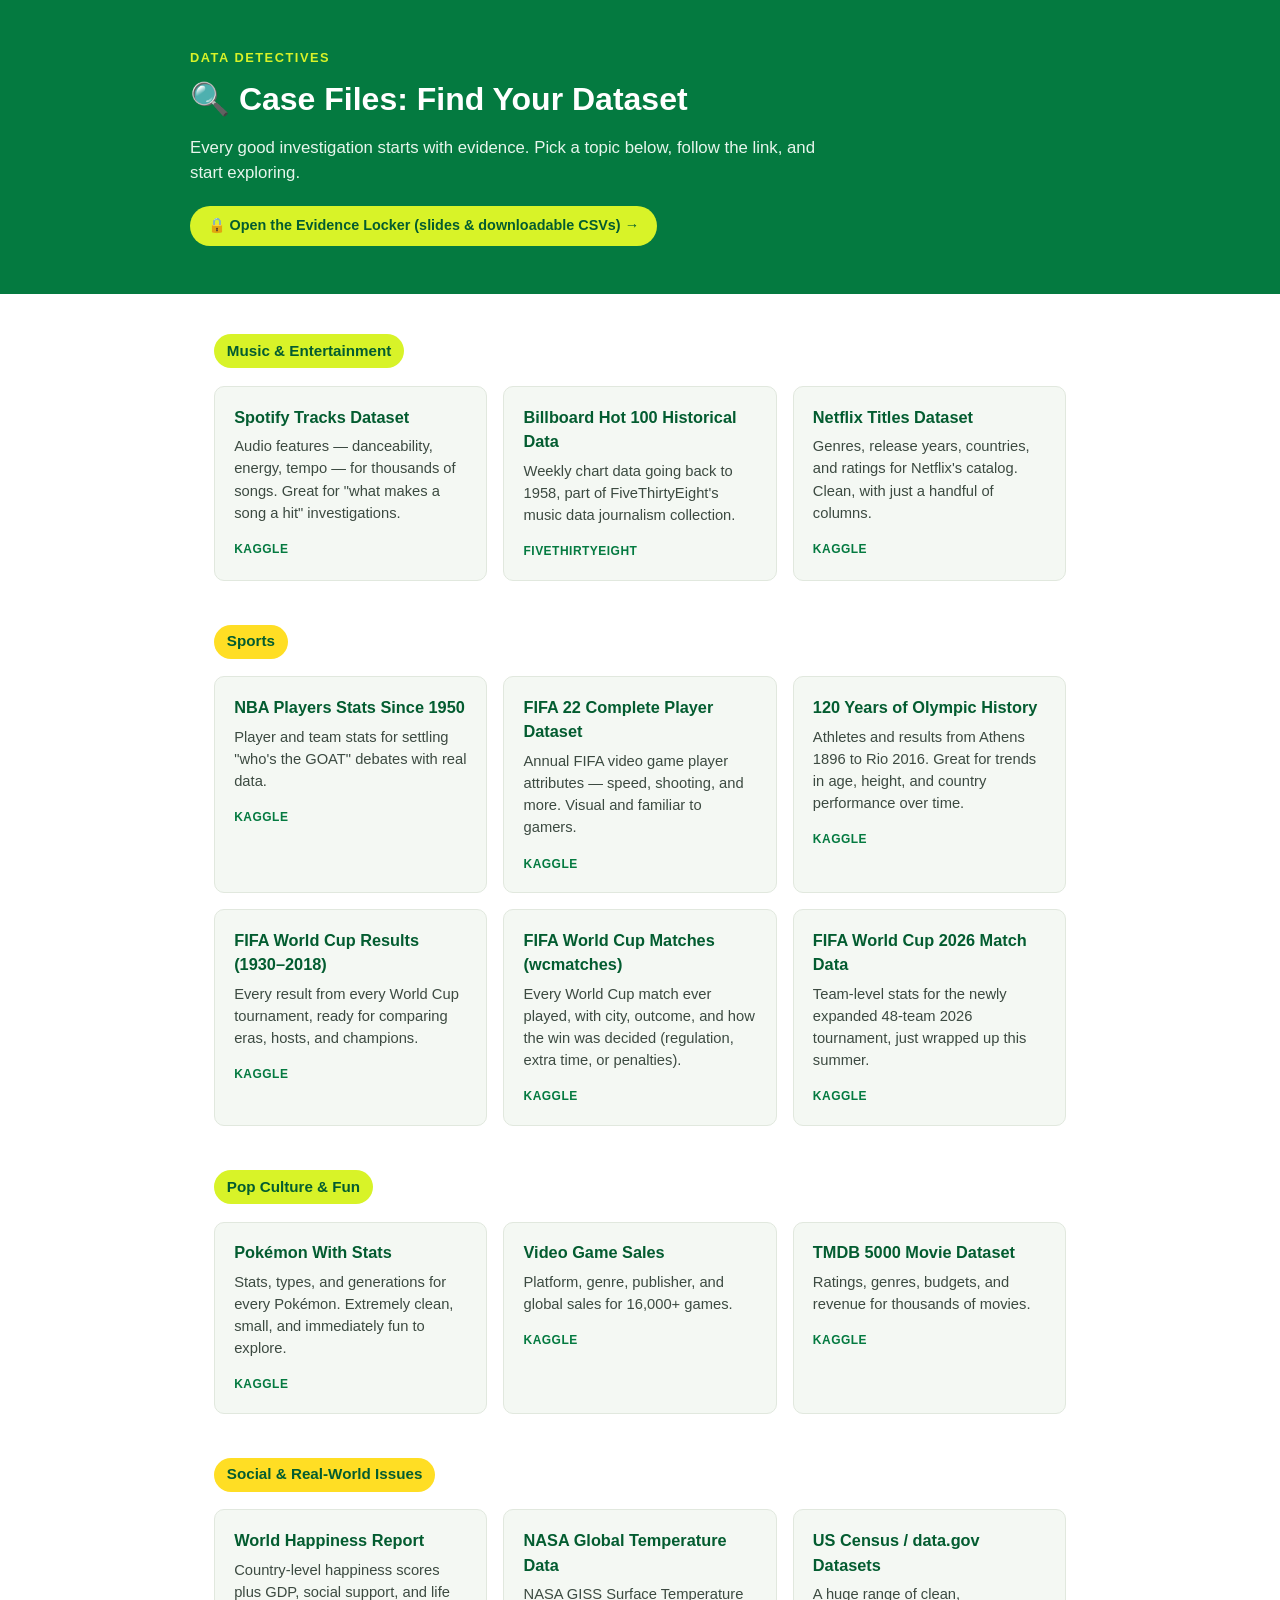
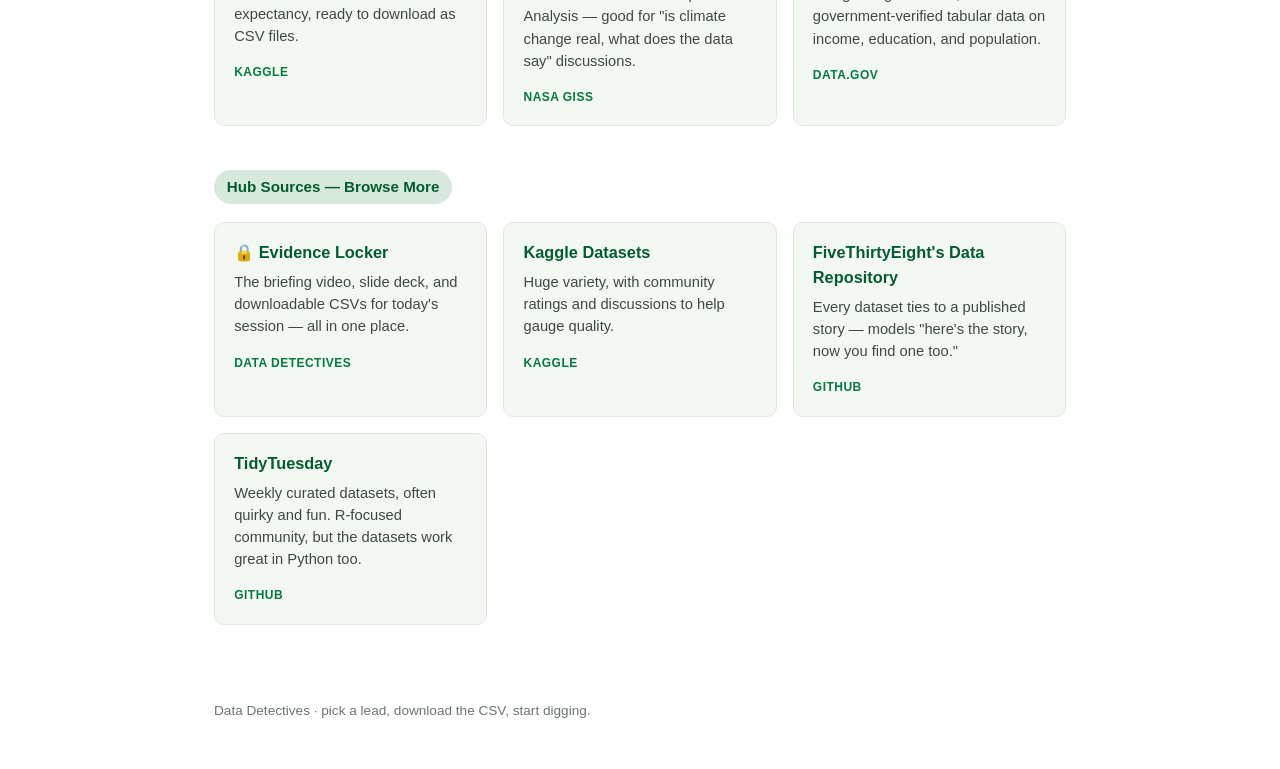
<file: index.html>
<!DOCTYPE html>
<html lang="en">
<head>
<meta charset="UTF-8">
<meta name="viewport" content="width=device-width, initial-scale=1.0">
<title>Data Detectives — Dataset Directory</title>
<link rel="stylesheet" href="styles.css">
</head>
<body>

<header class="site-header">
  <div class="header-inner">
    <p class="eyebrow">Data Detectives</p>
    <h1>🔍 Case Files: Find Your Dataset</h1>
    <p class="subtitle">Every good investigation starts with evidence. Pick a topic below, follow the link, and start exploring.</p>
    <a class="locker-link" href="locker.html">🔒 Open the Evidence Locker (slides &amp; downloadable CSVs) →</a>
  </div>
</header>

<main>

  <section class="topic">
    <h2><span class="tag tag-a">Music &amp; Entertainment</span></h2>
    <div class="card-grid">
      <a class="card" href="https://www.kaggle.com/datasets/maharshipandya/-spotify-tracks-dataset" target="_blank" rel="noopener">
        <h3>Spotify Tracks Dataset</h3>
        <p>Audio features — danceability, energy, tempo — for thousands of songs. Great for "what makes a song a hit" investigations.</p>
        <span class="source">Kaggle</span>
      </a>
      <a class="card" href="https://github.com/fivethirtyeight/data" target="_blank" rel="noopener">
        <h3>Billboard Hot 100 Historical Data</h3>
        <p>Weekly chart data going back to 1958, part of FiveThirtyEight's music data journalism collection.</p>
        <span class="source">FiveThirtyEight</span>
      </a>
      <a class="card" href="https://www.kaggle.com/datasets/shivamb/netflix-shows" target="_blank" rel="noopener">
        <h3>Netflix Titles Dataset</h3>
        <p>Genres, release years, countries, and ratings for Netflix's catalog. Clean, with just a handful of columns.</p>
        <span class="source">Kaggle</span>
      </a>
    </div>
  </section>

  <section class="topic">
    <h2><span class="tag tag-b">Sports</span></h2>
    <div class="card-grid">
      <a class="card" href="https://www.kaggle.com/datasets/drgilermo/nba-players-stats" target="_blank" rel="noopener">
        <h3>NBA Players Stats Since 1950</h3>
        <p>Player and team stats for settling "who's the GOAT" debates with real data.</p>
        <span class="source">Kaggle</span>
      </a>
      <a class="card" href="https://www.kaggle.com/datasets/stefanoleone992/fifa-22-complete-player-dataset" target="_blank" rel="noopener">
        <h3>FIFA 22 Complete Player Dataset</h3>
        <p>Annual FIFA video game player attributes — speed, shooting, and more. Visual and familiar to gamers.</p>
        <span class="source">Kaggle</span>
      </a>
      <a class="card" href="https://www.kaggle.com/datasets/heesoo37/120-years-of-olympic-history-athletes-and-results" target="_blank" rel="noopener">
        <h3>120 Years of Olympic History</h3>
        <p>Athletes and results from Athens 1896 to Rio 2016. Great for trends in age, height, and country performance over time.</p>
        <span class="source">Kaggle</span>
      </a>
      <a class="card" href="https://www.kaggle.com/datasets/abecklas/fifa-world-cup" target="_blank" rel="noopener">
        <h3>FIFA World Cup Results (1930–2018)</h3>
        <p>Every result from every World Cup tournament, ready for comparing eras, hosts, and champions.</p>
        <span class="source">Kaggle</span>
      </a>
      <a class="card" href="https://www.kaggle.com/datasets/evangower/fifa-world-cup" target="_blank" rel="noopener">
        <h3>FIFA World Cup Matches (wcmatches)</h3>
        <p>Every World Cup match ever played, with city, outcome, and how the win was decided (regulation, extra time, or penalties).</p>
        <span class="source">Kaggle</span>
      </a>
      <a class="card" href="https://www.kaggle.com/datasets/swaptr/fifa-wc-2026-matches" target="_blank" rel="noopener">
        <h3>FIFA World Cup 2026 Match Data</h3>
        <p>Team-level stats for the newly expanded 48-team 2026 tournament, just wrapped up this summer.</p>
        <span class="source">Kaggle</span>
      </a>
    </div>
  </section>

  <section class="topic">
    <h2><span class="tag tag-c">Pop Culture &amp; Fun</span></h2>
    <div class="card-grid">
      <a class="card" href="https://www.kaggle.com/datasets/abcsds/pokemon" target="_blank" rel="noopener">
        <h3>Pokémon With Stats</h3>
        <p>Stats, types, and generations for every Pokémon. Extremely clean, small, and immediately fun to explore.</p>
        <span class="source">Kaggle</span>
      </a>
      <a class="card" href="https://www.kaggle.com/datasets/gregorut/videogamesales" target="_blank" rel="noopener">
        <h3>Video Game Sales</h3>
        <p>Platform, genre, publisher, and global sales for 16,000+ games.</p>
        <span class="source">Kaggle</span>
      </a>
      <a class="card" href="https://www.kaggle.com/datasets/tmdb/tmdb-movie-metadata" target="_blank" rel="noopener">
        <h3>TMDB 5000 Movie Dataset</h3>
        <p>Ratings, genres, budgets, and revenue for thousands of movies.</p>
        <span class="source">Kaggle</span>
      </a>
    </div>
  </section>

  <section class="topic">
    <h2><span class="tag tag-d">Social &amp; Real-World Issues</span></h2>
    <div class="card-grid">
      <a class="card" href="https://www.kaggle.com/datasets/unsdsn/world-happiness" target="_blank" rel="noopener">
        <h3>World Happiness Report</h3>
        <p>Country-level happiness scores plus GDP, social support, and life expectancy, ready to download as CSV files.</p>
        <span class="source">Kaggle</span>
      </a>
      <a class="card" href="https://data.giss.nasa.gov/gistemp/" target="_blank" rel="noopener">
        <h3>NASA Global Temperature Data</h3>
        <p>NASA GISS Surface Temperature Analysis — good for "is climate change real, what does the data say" discussions.</p>
        <span class="source">NASA GISS</span>
      </a>
      <a class="card" href="https://data.gov" target="_blank" rel="noopener">
        <h3>US Census / data.gov Datasets</h3>
        <p>A huge range of clean, government-verified tabular data on income, education, and population.</p>
        <span class="source">data.gov</span>
      </a>
    </div>
  </section>

  <section class="topic">
    <h2><span class="tag tag-e">Hub Sources — Browse More</span></h2>
    <div class="card-grid">
      <a class="card" href="locker.html">
        <h3>🔒 Evidence Locker</h3>
        <p>The briefing video, slide deck, and downloadable CSVs for today's session — all in one place.</p>
        <span class="source">Data Detectives</span>
      </a>
      <a class="card" href="https://www.kaggle.com/datasets" target="_blank" rel="noopener">
        <h3>Kaggle Datasets</h3>
        <p>Huge variety, with community ratings and discussions to help gauge quality.</p>
        <span class="source">Kaggle</span>
      </a>
      <a class="card" href="https://github.com/fivethirtyeight/data" target="_blank" rel="noopener">
        <h3>FiveThirtyEight's Data Repository</h3>
        <p>Every dataset ties to a published story — models "here's the story, now you find one too."</p>
        <span class="source">GitHub</span>
      </a>
      <a class="card" href="https://github.com/rfordatascience/tidytuesday" target="_blank" rel="noopener">
        <h3>TidyTuesday</h3>
        <p>Weekly curated datasets, often quirky and fun. R-focused community, but the datasets work great in Python too.</p>
        <span class="source">GitHub</span>
      </a>
    </div>
  </section>

</main>

<footer class="site-footer">
  <p>Data Detectives · pick a lead, download the CSV, start digging.</p>
</footer>

</body>
</html>
</file>
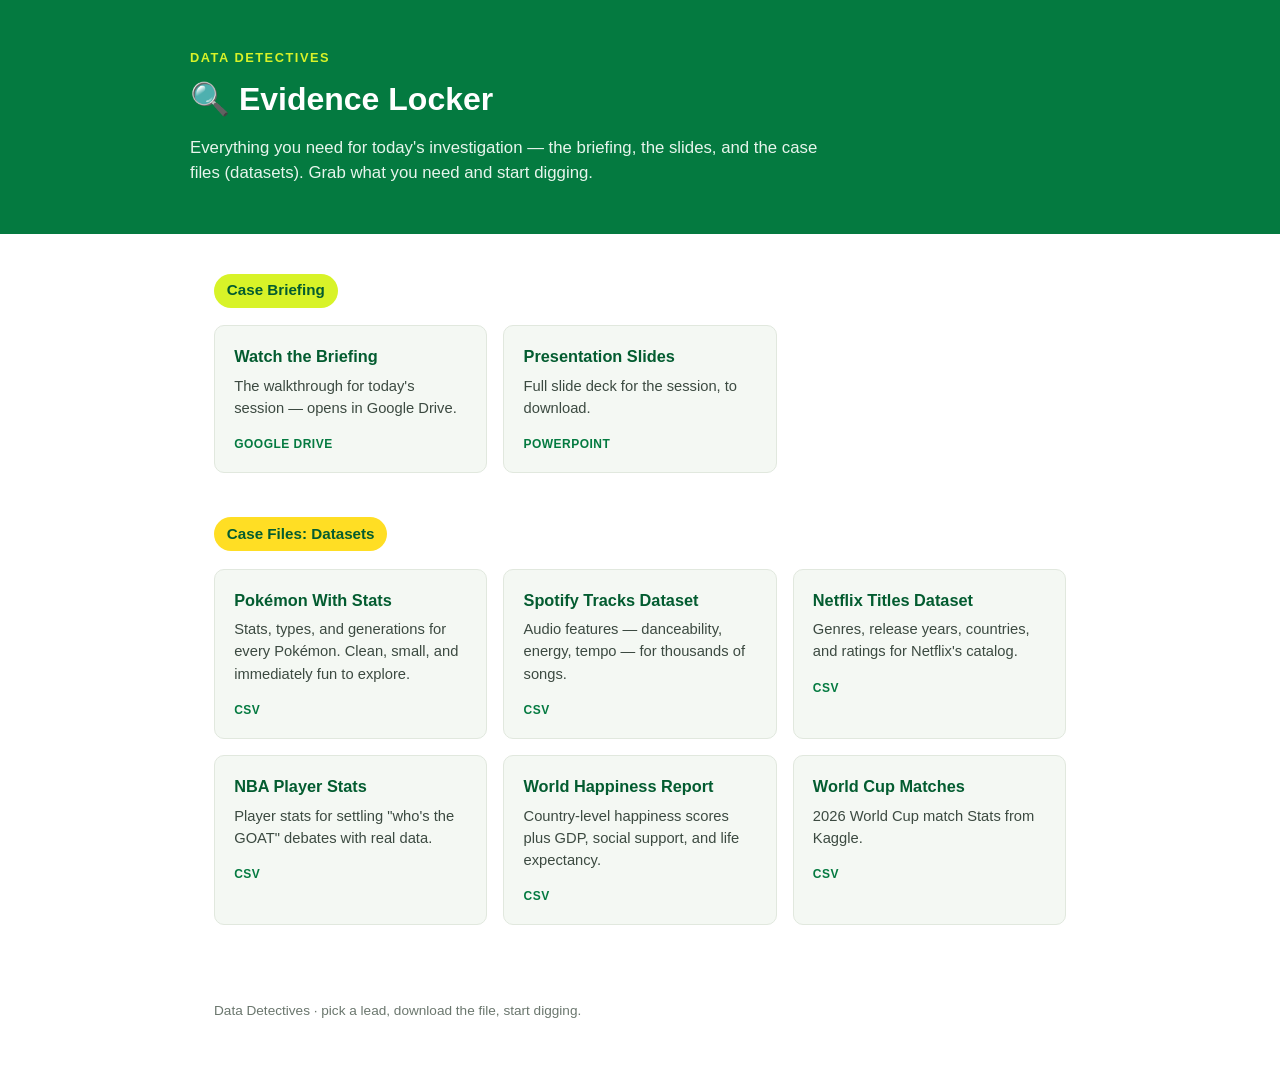
<file: locker.html>
<!DOCTYPE html>
<html lang="en">
<head>
<meta charset="UTF-8">
<meta name="viewport" content="width=device-width, initial-scale=1.0">
<title>Data Detectives — Evidence Locker</title>
<link rel="stylesheet" href="styles1.css">
</head>
<body>

<header class="site-header">
  <div class="header-inner">
    <p class="eyebrow">Data Detectives</p>
    <h1>🔍 Evidence Locker</h1>
    <p class="subtitle">Everything you need for today's investigation — the briefing, the slides, and the case files (datasets). Grab what you need and start digging.</p>
  </div>
</header>

<main>

  <section class="topic">
    <h2><span class="tag tag-a">Case Briefing</span></h2>
    <div class="card-grid">
      <a class="card" href="https://drive.google.com/file/d/1BqqvNOXaKtFmPKpXmN9Weu9tdvfDWxUK/view?usp=sharing" target="_blank" rel="noopener">
        <h3>Watch the Briefing</h3>
        <p>The walkthrough for today's session — opens in Google Drive.</p>
        <span class="source">Google Drive</span>
      </a>
      <a class="card" href="Data_Detectives.pptx" target="_blank" rel="noopener">
        <h3>Presentation Slides</h3>
        <p>Full slide deck for the session, to download.</p>
        <span class="source">PowerPoint</span>
      </a>
    </div>
  </section>

  <section class="topic">
    <h2><span class="tag tag-b">Case Files: Datasets</span></h2>
    <div class="card-grid">

      <a class="card" href="pokemon.csv" download>
        <h3>Pokémon With Stats</h3>
        <p>Stats, types, and generations for every Pokémon. Clean, small, and immediately fun to explore.</p>
        <span class="source">CSV</span>
      </a>

      <a class="card" href="spotify_tracks.csv" download>
        <h3>Spotify Tracks Dataset</h3>
        <p>Audio features — danceability, energy, tempo — for thousands of songs.</p>
        <span class="source">CSV</span>
      </a>

      <a class="card" href="netflix_titles.csv" download>
        <h3>Netflix Titles Dataset</h3>
        <p>Genres, release years, countries, and ratings for Netflix's catalog.</p>
        <span class="source">CSV</span>
      </a>

      <a class="card" href="player_stats.csv" download>
        <h3>NBA Player Stats</h3>
        <p>Player stats for settling "who's the GOAT" debates with real data.</p>
        <span class="source">CSV</span>
      </a>

      <a class="card" href="2019.csv" download>
        <h3>World Happiness Report</h3>
        <p>Country-level happiness scores plus GDP, social support, and life expectancy.</p>
        <span class="source">CSV</span>
      </a>

      <a class="card" href="matches.csv" download>
        <h3>World Cup Matches</h3>
        <p>2026 World Cup match Stats from Kaggle.</p>
        <span class="source">CSV</span>
      </a>

    </div>
  </section>

</main>

<footer class="site-footer">
  <p>Data Detectives · pick a lead, download the file, start digging.</p>
</footer>

</body>
</html>
</file>
<file: styles.css>
:root {
  --green: #047A40;
  --green-dark: #035c30;
  --lime: #D8F328;
  --yellow: #FFDE24;
  --ink: #1a2b22;
  --paper: #ffffff;
  --paper-soft: #f4f8f3;
  --border: #e1e8de;
}

* {
  box-sizing: border-box;
}

body {
  margin: 0;
  font-family: -apple-system, BlinkMacSystemFont, "Segoe UI", Helvetica, Arial, sans-serif;
  color: var(--ink);
  background: var(--paper);
  line-height: 1.5;
}

.site-header {
  background: var(--green);
  color: var(--paper);
  padding: 3rem 1.5rem;
}

.header-inner {
  max-width: 900px;
  margin: 0 auto;
}

.eyebrow {
  text-transform: uppercase;
  letter-spacing: 0.12em;
  font-size: 0.8rem;
  font-weight: 700;
  color: var(--lime);
  margin: 0 0 0.5rem;
}

.site-header h1 {
  font-size: 2rem;
  margin: 0 0 0.75rem;
}

.subtitle {
  margin: 0;
  max-width: 640px;
  color: #e7f5ec;
  font-size: 1.05rem;
}

.locker-link {
  display: inline-block;
  margin-top: 1.25rem;
  padding: 0.6rem 1.1rem;
  border-radius: 999px;
  background: var(--lime);
  color: var(--green-dark);
  font-weight: 700;
  font-size: 0.9rem;
  text-decoration: none;
  transition: transform 0.15s ease, background 0.15s ease;
}

.locker-link:hover,
.locker-link:focus-visible {
  background: var(--yellow);
  transform: translateY(-1px);
}

main {
  max-width: 900px;
  margin: 0 auto;
  padding: 2.5rem 1.5rem 1rem;
}

.topic {
  margin-bottom: 2.75rem;
}

.topic h2 {
  margin: 0 0 1.1rem;
  font-size: 1rem;
}

.tag {
  display: inline-block;
  padding: 0.35rem 0.8rem;
  border-radius: 999px;
  font-weight: 700;
  font-size: 0.95rem;
  color: var(--green-dark);
}

.tag-a { background: var(--lime); }
.tag-b { background: var(--yellow); }
.tag-c { background: var(--lime); }
.tag-d { background: var(--yellow); }
.tag-e { background: #d6e9dc; }

.card-grid {
  display: grid;
  grid-template-columns: repeat(auto-fill, minmax(240px, 1fr));
  gap: 1rem;
}

.card {
  display: block;
  padding: 1.1rem 1.2rem;
  border: 1px solid var(--border);
  border-radius: 10px;
  background: var(--paper-soft);
  text-decoration: none;
  color: inherit;
  transition: border-color 0.15s ease, transform 0.15s ease;
}

.card:hover,
.card:focus-visible {
  border-color: var(--green);
  transform: translateY(-2px);
}

.card h3 {
  margin: 0 0 0.4rem;
  font-size: 1.02rem;
  color: var(--green-dark);
}

.card p {
  margin: 0 0 0.75rem;
  font-size: 0.92rem;
  color: #3c4a41;
}

.source {
  display: inline-block;
  font-size: 0.75rem;
  font-weight: 700;
  text-transform: uppercase;
  letter-spacing: 0.04em;
  color: var(--green);
}

.site-footer {
  max-width: 900px;
  margin: 1rem auto 3rem;
  padding: 0 1.5rem;
  color: #6b776e;
  font-size: 0.85rem;
}
</file>
<file: styles1.css>
:root {
  --green: #047A40;
  --green-dark: #035c30;
  --lime: #D8F328;
  --yellow: #FFDE24;
  --ink: #1a2b22;
  --paper: #ffffff;
  --paper-soft: #f4f8f3;
  --border: #e1e8de;
}

* {
  box-sizing: border-box;
}

body {
  margin: 0;
  font-family: -apple-system, BlinkMacSystemFont, "Segoe UI", Helvetica, Arial, sans-serif;
  color: var(--ink);
  background: var(--paper);
  line-height: 1.5;
}

.site-header {
  background: var(--green);
  color: var(--paper);
  padding: 3rem 1.5rem;
}

.header-inner {
  max-width: 900px;
  margin: 0 auto;
}

.eyebrow {
  text-transform: uppercase;
  letter-spacing: 0.12em;
  font-size: 0.8rem;
  font-weight: 700;
  color: var(--lime);
  margin: 0 0 0.5rem;
}

.site-header h1 {
  font-size: 2rem;
  margin: 0 0 0.75rem;
}

.subtitle {
  margin: 0;
  max-width: 640px;
  color: #e7f5ec;
  font-size: 1.05rem;
}

main {
  max-width: 900px;
  margin: 0 auto;
  padding: 2.5rem 1.5rem 1rem;
}

.topic {
  margin-bottom: 2.75rem;
}

.topic h2 {
  margin: 0 0 1.1rem;
  font-size: 1rem;
}

.tag {
  display: inline-block;
  padding: 0.35rem 0.8rem;
  border-radius: 999px;
  font-weight: 700;
  font-size: 0.95rem;
  color: var(--green-dark);
}

.tag-a { background: var(--lime); }
.tag-b { background: var(--yellow); }
.tag-c { background: var(--lime); }
.tag-d { background: var(--yellow); }
.tag-e { background: #d6e9dc; }

.card-grid {
  display: grid;
  grid-template-columns: repeat(auto-fill, minmax(240px, 1fr));
  gap: 1rem;
}

.card {
  display: block;
  padding: 1.1rem 1.2rem;
  border: 1px solid var(--border);
  border-radius: 10px;
  background: var(--paper-soft);
  text-decoration: none;
  color: inherit;
  transition: border-color 0.15s ease, transform 0.15s ease;
}

.card:hover,
.card:focus-visible {
  border-color: var(--green);
  transform: translateY(-2px);
}

.card h3 {
  margin: 0 0 0.4rem;
  font-size: 1.02rem;
  color: var(--green-dark);
}

.card p {
  margin: 0 0 0.75rem;
  font-size: 0.92rem;
  color: #3c4a41;
}

.source {
  display: inline-block;
  font-size: 0.75rem;
  font-weight: 700;
  text-transform: uppercase;
  letter-spacing: 0.04em;
  color: var(--green);
}

.site-footer {
  max-width: 900px;
  margin: 1rem auto 3rem;
  padding: 0 1.5rem;
  color: #6b776e;
  font-size: 0.85rem;
}
</file>
